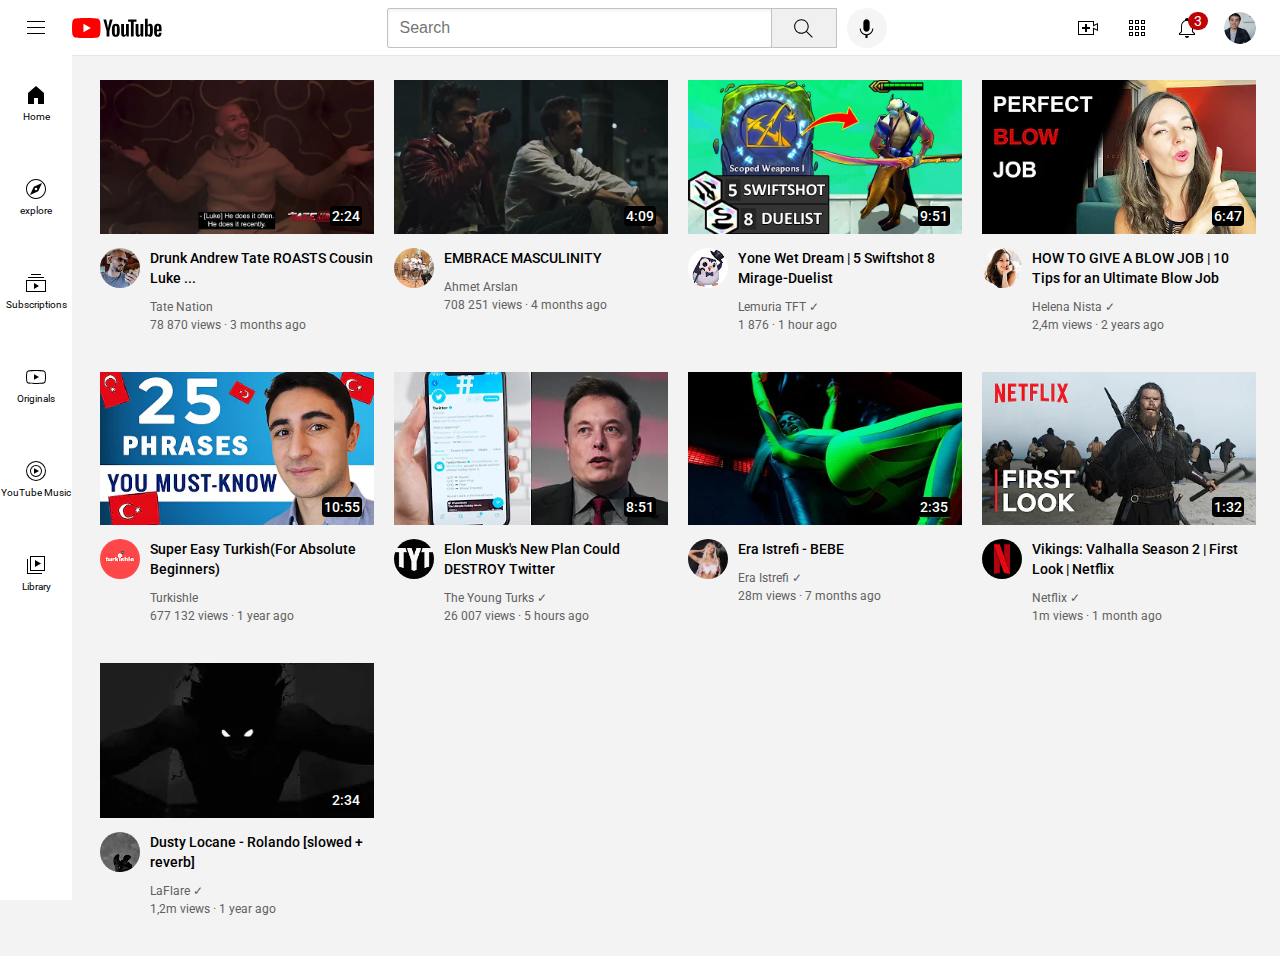
<file: index.html>
<!DOCTYPE html>
<html>
  <head>
    <title>ChalamdorTube</title>
    
    <link rel="preconnect" href="https://fonts.googleapis.com">
    <link rel="preconnect" href="https://fonts.gstatic.com" crossorigin>
    <link href="https://fonts.googleapis.com/css2?family=Roboto:wght@300;500;700&display=swap" 
    rel="stylesheet">
    
    <link rel="stylesheet" href="styles/video.css">
    <link rel="stylesheet" href="styles/header.css">
    <link rel="stylesheet" href="styles/general.css">
    <link rel="stylesheet" href="styles/sidebar.css">
  </head>
  <body>
    <header class="header">
      <div class="left-section">
        <img class="hamburger-menu" src="Icons/Hamburger-menu.svg">
        <img class="youtube-logo" src="Icons/youtube-logo.svg">
      </div>
      <div class="middle-section">
        <input class="search-bar" type="text" placeholder="Search">
        <button class="search-button">
          <img class="search-icon" src="Icons/search.svg">
        </button>
        <button class="voice-search-button">
          <img class="voice-search-icon" src="Icons/voice-search-icon.svg">
        </button>
      </div>
      <div class="right-section">
        <img class="upload-icon" src="Icons/upload.svg">
        <img class="youtube-apps-icon" src="Icons/youtube-apps.svg">
        <img class="notification-icon" src="Icons/notifications.svg">
        <div class="notification-count">
          3
        </div>
        <img class="current-user-picture" src="Thumbnails/my-channel.jpeg">
      </div>
    </header>
    
    <nav class="sidebar">
      <div class="sidebar-link">
        <img src="Icons/home.svg">
        <div>Home</div>
      </div>
      <div class="sidebar-link">
        <img src="Icons/explore.svg">
        <div>explore</div>
      </div>
      <div class="sidebar-link">
        <img src="Icons/subscriptions.svg">
        <div>Subscriptions</div>
      </div>
      <div class="sidebar-link">
        <img src="Icons/originals.svg">
        <div>Originals</div>
      </div>
      <div class="sidebar-link">
        <img src="Icons/youtube-music.svg">
        <div>YouTube Music</div>
      </div>
      <div class="sidebar-link">
        <img src="Icons/library.svg">
        <div>Library</div>
      </div>
    </nav>
    
    <main>
      <section class="video-grid">
        <div class="video-preview">
          <div class="thumbnail-row">
            <a href="https://www.youtube.com/watch?v=yUFEbQqufKk&t=6s&ab_channel=TateNation">
              <img class="thumbnail" src="Thumbnails\Tate-large-pic.webp">
            </a>
            <div class="video-time">
              2:24
            </div>
          </div>
          <div class="video-info-grid">
            <div class="channel-picture">
              <img class="small-pic" src="Thumbnails/Tate-small-pic.jpg">
            </div>
            <div class="video-info">
              <p class="video-title">
                Drunk Andrew Tate ROASTS Cousin Luke ...
              </p>
              <p class="video-author">
                Tate Nation
              </p>
              <p class="video-stats">
                78 870 views &#183; 3 months ago
              </p>
            </div>
          </div>
        </div>
  
        <div class="video-preview">
          <div class="thumbnail-row">
            <a href="https://www.youtube.com/watch?v=-sXMMftVndc&t=164s&ab_channel=AhmetArslan">
              <img class="thumbnail" src="Thumbnails/Embrace-large-pic.webp">
            </a>
            <div class="video-time">
              4:09
            </div>
          </div>
          <div class="video-info-grid">
            <div class="channel-picture">
              <img class="small-pic" src="Thumbnails/Embrace-small-pic.jpg">
            </div>
            <div class="video-info">
              <p class="video-title">
                EMBRACE MASCULINITY
              </p>
              <p class="video-author">
                Ahmet Arslan 
              </p>
              <p class="video-stats">
                708 251 views &#183; 4 months ago
              </p>
            </div>
          </div>
        </div>
    
        <div class="video-preview">
          <div class="thumbnail-row">
            <a href="https://www.youtube.com/watch?v=gyqEhgfm5OI&ab_channel=LemuriaTFT">
              <img class="thumbnail" src="Thumbnails\Tft-large-pic.webp">
            </a>
            <div class="video-time">
              9:51
            </div>
          </div>
          <div class="video-info-grid">
            <div class="channel-picture">
              <img class="small-pic" src="Thumbnails/Tft-small-pic.jpg">
            </div>
            <div class="video-info">
              <p class="video-title">
                Yone Wet Dream | 5 Swiftshot 8 Mirage-Duelist
              </p>
              <p class="video-author">
                Lemuria TFT &#10003;
              </p>
              <p class="video-stats">
                1 876 &#183; 1 hour ago
              </p>
            </div>
          </div>
        </div>
    
        <div class="video-preview">
          <div class="thumbnail-row">
            <a href="https://www.youtube.com/watch?v=uVRgu67OU1Q&t=12s&ab_channel=HelenaNista">
              <img class="thumbnail" src="Thumbnails/Blow-large-pic.webp">
            </a>
            <div class="video-time">
              6:47
            </div>
          </div>
          <div class="video-info-grid">
            <div class="channel-picture">
              <img class="small-pic" src="Thumbnails/Blow-small-pic.jpg">
            </div>
            <div class="video-info">
              <p class="video-title">
                HOW TO GIVE A BLOW JOB | 10 Tips for an Ultimate Blow Job
              </p>
              <p class="video-author">
                Helena Nista &#10003;
              </p>
              <p class="video-stats">
                2,4m views &#183; 2 years ago
              </p>
            </div>
          </div>
        </div>
    
        <div class="video-preview">
          <div class="thumbnail-row">
            <a href="https://www.youtube.com/watch?v=_ncZ7-VWd5c&ab_channel=Turkishle">
              <img class="thumbnail" src="Thumbnails\Turk-large-pic.webp">
            </a>
            <div class="video-time">
              10:55
            </div>
          </div>
          <div class="video-info-grid">
            <div class="channel-picture">
              <img class="small-pic" src="Thumbnails/Turk-small-pic.jpg">
            </div>
            <div class="video-info">
              <p class="video-title">
                Super Easy Turkish(For Absolute Beginners)
              </p>
              <p class="video-author">
                Turkishle
              </p>
              <p class="video-stats">
                677 132 views &#183; 1 year ago
              </p>
            </div>
          </div>
        </div>
    
        <div class="video-preview">
          <div class="thumbnail-row">
            <a href="https://www.youtube.com/watch?v=dbzBV8xM1Oc&ab_channel=TheYoungTurks">
              <img class="thumbnail" src="Thumbnails/Elon-large-pic.webp">
            </a>
            <div class="video-time">
              8:51
            </div>
          </div>
          <div class="video-info-grid">
            <div class="channel-picture">
              <img class="small-pic" src="Thumbnails/Elon-small-pic.jpg">
            </div>
            <div class="video-info">
              <p class="video-title">
                Elon Musk's New Plan Could DESTROY Twitter
              </p>
              <p class="video-author">
                The Young Turks &#10003;
              </p>
              <p class="video-stats">
                26 007 views &#183; 5 hours ago
              </p>
            </div>
          </div>
        </div>

        <div class="video-preview">
          <div class="thumbnail-row">
            <a href="https://www.youtube.com/watch?v=nC8hOBTIOqE&ab_channel=EraIstrefi">
              <img class="thumbnail" src="Thumbnails/Era-large-pic.webp">
            </a>
            <div class="video-time">
              2:35
            </div>
          </div>
          <div class="video-info-grid">
            <div class="channel-picture">
              <img class="small-pic" src="Thumbnails/Era-small-pic.jpg">
            </div>
            <div class="video-info">
              <p class="video-title">
                Era Istrefi - BEBE
              </p>
              <p class="video-author">
                Era Istrefi &#10003;
              </p>
              <p class="video-stats">
                28m views &#183; 7 months ago
              </p>
            </div>
          </div>
        </div>

        <div class="video-preview">
          <div class="thumbnail-row">
            <a href="https://www.youtube.com/watch?v=MqXpBgSer24&ab_channel=Netflix">
              <img class="thumbnail" src="Thumbnails/Netflix-large-pic.webp">
            </a>
            <div class="video-time">
              1:32
            </div>
          </div>
          <div class="video-info-grid">
            <div class="channel-picture">
              <img class="small-pic" src="Thumbnails/Netflix-small-pic.jpg">
            </div>
            <div class="video-info">
              <p class="video-title">
                Vikings: Valhalla Season 2 | First Look | Netflix
              </p>
              <p class="video-author">
                Netflix &#10003;
              </p>
              <p class="video-stats">
                1m views &#183; 1 month ago
              </p>
            </div>
          </div>
        </div>

        <div class="video-preview">
          <div class="thumbnail-row">
            <a href="https://www.youtube.com/watch?v=fYAGZJ2UET4&ab_channel=LaFlare">
              <img class="thumbnail" src="Thumbnails/Rolando-large-pic.webp">
            </a>
            <div class="video-time">
              2:34
            </div>
          </div>
          <div class="video-info-grid">
            <div class="channel-picture">
              <img class="small-pic" src="Thumbnails/Rolando-small-pic.jpg">
            </div>
            <div class="video-info">
              <p class="video-title">
                Dusty Locane - Rolando [slowed + reverb]
              </p>
              <p class="video-author">
                LaFlare &#10003;
              </p>
              <p class="video-stats">
                1,2m views &#183; 1 year ago
              </p>
            </div>
          </div>
        </div>
      </section>
    </main>
  </body>
</html>
</file>
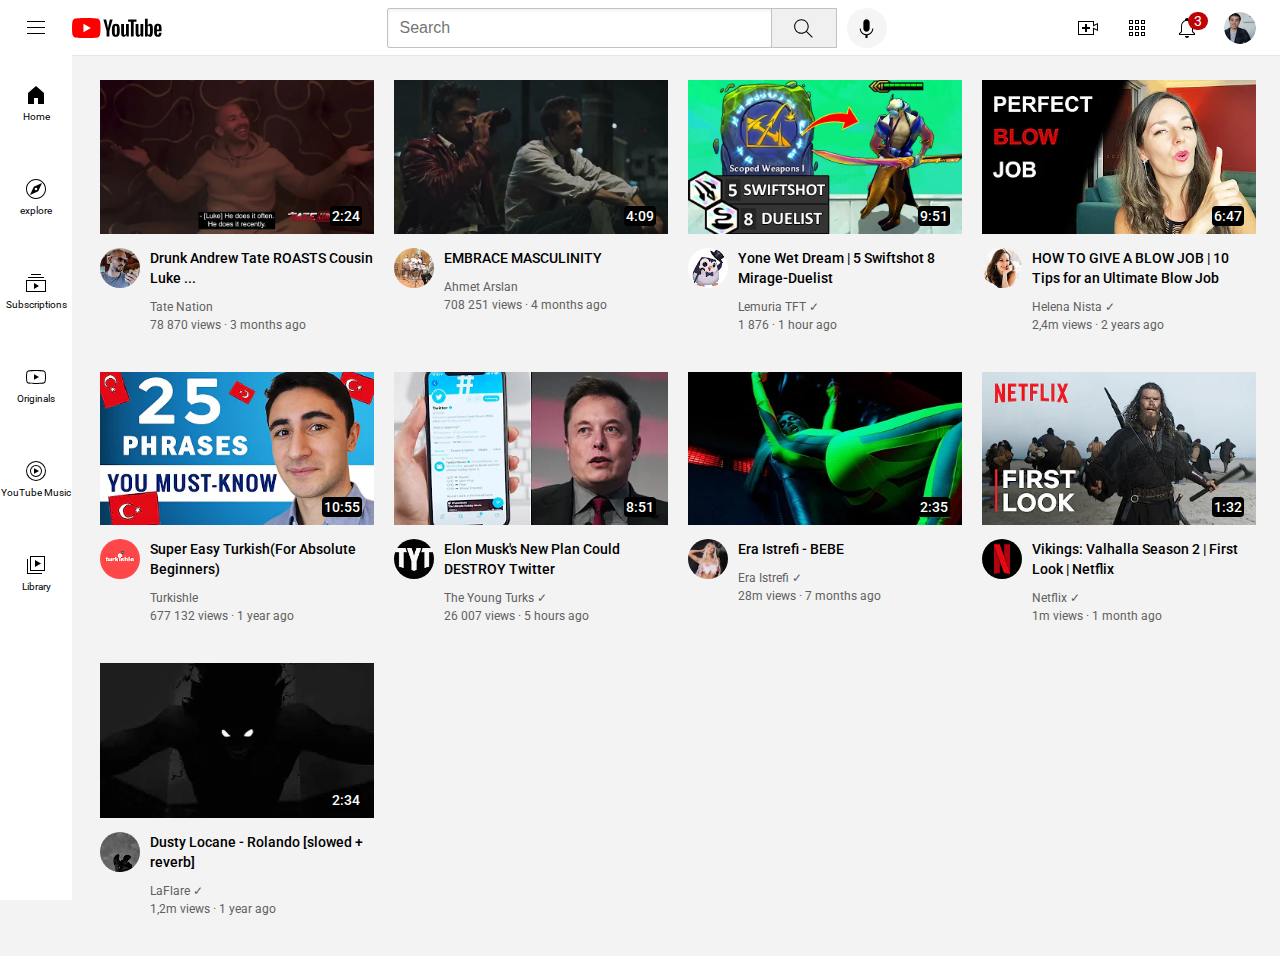
<file: Chalamdortube.html>
<!DOCTYPE html>
<html>
  <head>
    <title>ChalamdorTube</title>
    
    <link rel="preconnect" href="https://fonts.googleapis.com">
    <link rel="preconnect" href="https://fonts.gstatic.com" crossorigin>
    <link href="https://fonts.googleapis.com/css2?family=Roboto:wght@300;500;700&display=swap" 
    rel="stylesheet">
    
    <link rel="stylesheet" href="styles/video.css">
    <link rel="stylesheet" href="styles/header.css">
    <link rel="stylesheet" href="styles/general.css">
    <link rel="stylesheet" href="styles/sidebar.css">
  </head>
  <body>
    <header class="header">
      <div class="left-section">
        <img class="hamburger-menu" src="Icons/Hamburger-menu.svg">
        <img class="youtube-logo" src="Icons/youtube-logo.svg">
      </div>
      <div class="middle-section">
        <input class="search-bar" type="text" placeholder="Search">
        <button class="search-button">
          <img class="search-icon" src="Icons/search.svg">
        </button>
        <button class="voice-search-button">
          <img class="voice-search-icon" src="Icons/voice-search-icon.svg">
        </button>
      </div>
      <div class="right-section">
        <img class="upload-icon" src="Icons/upload.svg">
        <img class="youtube-apps-icon" src="Icons/youtube-apps.svg">
        <img class="notification-icon" src="Icons/notifications.svg">
        <div class="notification-count">
          3
        </div>
        <img class="current-user-picture" src="Thumbnails/my-channel.jpeg">
      </div>
    </header>
    
    <nav class="sidebar">
      <div class="sidebar-link">
        <img src="Icons/home.svg">
        <div>Home</div>
      </div>
      <div class="sidebar-link">
        <img src="Icons/explore.svg">
        <div>explore</div>
      </div>
      <div class="sidebar-link">
        <img src="Icons/subscriptions.svg">
        <div>Subscriptions</div>
      </div>
      <div class="sidebar-link">
        <img src="Icons/originals.svg">
        <div>Originals</div>
      </div>
      <div class="sidebar-link">
        <img src="Icons/youtube-music.svg">
        <div>YouTube Music</div>
      </div>
      <div class="sidebar-link">
        <img src="Icons/library.svg">
        <div>Library</div>
      </div>
    </nav>
    
    <main>
      <section class="video-grid">
        <div class="video-preview">
          <div class="thumbnail-row">
            <a href="https://www.youtube.com/watch?v=yUFEbQqufKk&t=6s&ab_channel=TateNation">
              <img class="thumbnail" src="Thumbnails\Tate-large-pic.webp">
            </a>
            <div class="video-time">
              2:24
            </div>
          </div>
          <div class="video-info-grid">
            <div class="channel-picture">
              <img class="small-pic" src="Thumbnails/Tate-small-pic.jpg">
            </div>
            <div class="video-info">
              <p class="video-title">
                Drunk Andrew Tate ROASTS Cousin Luke ...
              </p>
              <p class="video-author">
                Tate Nation
              </p>
              <p class="video-stats">
                78 870 views &#183; 3 months ago
              </p>
            </div>
          </div>
        </div>
  
        <div class="video-preview">
          <div class="thumbnail-row">
            <a href="https://www.youtube.com/watch?v=-sXMMftVndc&t=164s&ab_channel=AhmetArslan">
              <img class="thumbnail" src="Thumbnails/Embrace-large-pic.webp">
            </a>
            <div class="video-time">
              4:09
            </div>
          </div>
          <div class="video-info-grid">
            <div class="channel-picture">
              <img class="small-pic" src="Thumbnails/Embrace-small-pic.jpg">
            </div>
            <div class="video-info">
              <p class="video-title">
                EMBRACE MASCULINITY
              </p>
              <p class="video-author">
                Ahmet Arslan 
              </p>
              <p class="video-stats">
                708 251 views &#183; 4 months ago
              </p>
            </div>
          </div>
        </div>
    
        <div class="video-preview">
          <div class="thumbnail-row">
            <a href="https://www.youtube.com/watch?v=gyqEhgfm5OI&ab_channel=LemuriaTFT">
              <img class="thumbnail" src="Thumbnails\Tft-large-pic.webp">
            </a>
            <div class="video-time">
              9:51
            </div>
          </div>
          <div class="video-info-grid">
            <div class="channel-picture">
              <img class="small-pic" src="Thumbnails/Tft-small-pic.jpg">
            </div>
            <div class="video-info">
              <p class="video-title">
                Yone Wet Dream | 5 Swiftshot 8 Mirage-Duelist
              </p>
              <p class="video-author">
                Lemuria TFT &#10003;
              </p>
              <p class="video-stats">
                1 876 &#183; 1 hour ago
              </p>
            </div>
          </div>
        </div>
    
        <div class="video-preview">
          <div class="thumbnail-row">
            <a href="https://www.youtube.com/watch?v=uVRgu67OU1Q&t=12s&ab_channel=HelenaNista">
              <img class="thumbnail" src="Thumbnails/Blow-large-pic.webp">
            </a>
            <div class="video-time">
              6:47
            </div>
          </div>
          <div class="video-info-grid">
            <div class="channel-picture">
              <img class="small-pic" src="Thumbnails/Blow-small-pic.jpg">
            </div>
            <div class="video-info">
              <p class="video-title">
                HOW TO GIVE A BLOW JOB | 10 Tips for an Ultimate Blow Job
              </p>
              <p class="video-author">
                Helena Nista &#10003;
              </p>
              <p class="video-stats">
                2,4m views &#183; 2 years ago
              </p>
            </div>
          </div>
        </div>
    
        <div class="video-preview">
          <div class="thumbnail-row">
            <a href="https://www.youtube.com/watch?v=_ncZ7-VWd5c&ab_channel=Turkishle">
              <img class="thumbnail" src="Thumbnails\Turk-large-pic.webp">
            </a>
            <div class="video-time">
              10:55
            </div>
          </div>
          <div class="video-info-grid">
            <div class="channel-picture">
              <img class="small-pic" src="Thumbnails/Turk-small-pic.jpg">
            </div>
            <div class="video-info">
              <p class="video-title">
                Super Easy Turkish(For Absolute Beginners)
              </p>
              <p class="video-author">
                Turkishle
              </p>
              <p class="video-stats">
                677 132 views &#183; 1 year ago
              </p>
            </div>
          </div>
        </div>
    
        <div class="video-preview">
          <div class="thumbnail-row">
            <a href="https://www.youtube.com/watch?v=dbzBV8xM1Oc&ab_channel=TheYoungTurks">
              <img class="thumbnail" src="Thumbnails/Elon-large-pic.webp">
            </a>
            <div class="video-time">
              8:51
            </div>
          </div>
          <div class="video-info-grid">
            <div class="channel-picture">
              <img class="small-pic" src="Thumbnails/Elon-small-pic.jpg">
            </div>
            <div class="video-info">
              <p class="video-title">
                Elon Musk's New Plan Could DESTROY Twitter
              </p>
              <p class="video-author">
                The Young Turks &#10003;
              </p>
              <p class="video-stats">
                26 007 views &#183; 5 hours ago
              </p>
            </div>
          </div>
        </div>

        <div class="video-preview">
          <div class="thumbnail-row">
            <a href="https://www.youtube.com/watch?v=nC8hOBTIOqE&ab_channel=EraIstrefi">
              <img class="thumbnail" src="Thumbnails/Era-large-pic.webp">
            </a>
            <div class="video-time">
              2:35
            </div>
          </div>
          <div class="video-info-grid">
            <div class="channel-picture">
              <img class="small-pic" src="Thumbnails/Era-small-pic.jpg">
            </div>
            <div class="video-info">
              <p class="video-title">
                Era Istrefi - BEBE
              </p>
              <p class="video-author">
                Era Istrefi &#10003;
              </p>
              <p class="video-stats">
                28m views &#183; 7 months ago
              </p>
            </div>
          </div>
        </div>

        <div class="video-preview">
          <div class="thumbnail-row">
            <a href="https://www.youtube.com/watch?v=MqXpBgSer24&ab_channel=Netflix">
              <img class="thumbnail" src="Thumbnails/Netflix-large-pic.webp">
            </a>
            <div class="video-time">
              1:32
            </div>
          </div>
          <div class="video-info-grid">
            <div class="channel-picture">
              <img class="small-pic" src="Thumbnails/Netflix-small-pic.jpg">
            </div>
            <div class="video-info">
              <p class="video-title">
                Vikings: Valhalla Season 2 | First Look | Netflix
              </p>
              <p class="video-author">
                Netflix &#10003;
              </p>
              <p class="video-stats">
                1m views &#183; 1 month ago
              </p>
            </div>
          </div>
        </div>

        <div class="video-preview">
          <div class="thumbnail-row">
            <a href="https://www.youtube.com/watch?v=fYAGZJ2UET4&ab_channel=LaFlare">
              <img class="thumbnail" src="Thumbnails/Rolando-large-pic.webp">
            </a>
            <div class="video-time">
              2:34
            </div>
          </div>
          <div class="video-info-grid">
            <div class="channel-picture">
              <img class="small-pic" src="Thumbnails/Rolando-small-pic.jpg">
            </div>
            <div class="video-info">
              <p class="video-title">
                Dusty Locane - Rolando [slowed + reverb]
              </p>
              <p class="video-author">
                LaFlare &#10003;
              </p>
              <p class="video-stats">
                1,2m views &#183; 1 year ago
              </p>
            </div>
          </div>
        </div>
      </section>
    </main>
  </body>
</html>
</file>
<file: styles/video.css>
.video-grid {
  display: grid;
  column-gap: 20px;
  row-gap: 40px;
}

@media (max-width: 750px) {
  .video-grid {
    grid-template-columns: 1fr 1fr;
  }
}

@media (min-width: 751px) and (max-width: 1249px) {
  .video-grid {
    grid-template-columns: 1fr 1fr 1fr;
  }
}

@media (min-width: 1250px) {
  .video-grid {
    grid-template-columns: 1fr 1fr 1fr 1fr;
  }
}

.thumbnail {
  width: 100%;
}

.video-title {
  margin-bottom: 12px;
  font-size: 14px;
  font-weight: 500;
  line-height: 20px;
}

.video-author,
.video-stats {
  font-size: 12px;
  color: rgb(96, 96, 96);
}

.video-author {
  margin-bottom: 4px;
}

.video-info-grid {
  display: grid;
  grid-template-columns: 50px 1fr;
}

.thumbnail-row {
  margin-bottom: 10px;
  position: relative;
}

.small-pic {
  width: 40px;
  border-radius: 50px;
}

.video-time {
  font-size: 14px;
  font-weight: 500;
  padding: 2px;
  border-radius: 4px;
  background-color: black;
  color: white;
  position: absolute;
  bottom: 12px;
  right: 12px;
}
</file>
<file: styles/header.css>
.header {
  background-color: white;
  height: 55px;
  display: flex;
  flex-direction: row;
  justify-content: space-between;
  position: fixed;
  top: 0;
  left: 0;
  right: 0;
  border-bottom-width: 1px;
  border-bottom-style: solid;
  border-color: rgb(231, 231, 231);
  z-index: 2;
}

.left-section {
  display: flex;
  align-items: center;
}

.hamburger-menu {
  margin-left: 24px;
  margin-right: 24px;
  height: 24px;
}

.youtube-logo {
  height: 20px;
}

.middle-section {
  flex: 1;
  margin-left: 70px;
  margin-right: 35px;
  max-width: 500px;
  display: flex;
  align-items: center;
}

.search-bar {
  flex: 1;
  height: 36px; 
  padding-left: 12px;
  font-size: 16px;
  border-radius: 2px;
  border: 1px solid rgb(194, 194, 194);
  box-shadow: inset 1px 2px 3px rgba(0, 0, 0, 0.05);
  width: 0;
}

.search-bar::placeholder {
  font-size: 16px;
}

.search-button {
  height: 40px;
  width: 66px;
  background-color: rgb(240, 240, 240);
  border-width: 1px;
  border-style: solid;
  border-color: rgb(194, 194, 194);
  margin-left: -1px;
  margin-right: 10px;
}

.search-icon {
  height: 25px;
  margin-top: 4px;
}

.voice-search-button {
  height: 40px;
  width: 40px;
  border-radius: 20px;
  border: none;
  background-color: rgb(245, 245, 245);
}

.voice-search-icon {
  height: 25px;
  margin-top: 4px;
}

.right-section {
  width: 180px;
  margin-right: 24px;
  display: flex;
  align-items: center;
  justify-content: space-between;
  flex-shrink: 0;
  position: relative;
}

.upload-icon {
  height: 24px;
}

.youtube-apps-icon {
  height: 24px;
}

.notification-icon {
  height: 24px;
}

.notification-count {
  font-size: 14px;
  background-color: rgb(189, 3, 3);
  color: white;
  position: absolute;
  padding-left: 6px;
  padding-right: 6px;
  padding-bottom: 1px;
  padding-top: 1px;
  border-radius: 20px;
  right: 48px;
  top: 12px;
}

.current-user-picture {
  height: 32px;
  border-radius: 16px;
}
</file>
<file: styles/general.css>
p {
  margin-top: 0px;
  margin-bottom: 0px;
}

body {
  font-family: Roboto, Arial;
  margin: 0;
  padding-top: 80px;
  padding-left: 100px;
  padding-bottom: 40px;
  padding-right: 24px;
  background-color: rgb(243, 243, 243);
}
</file>
<file: styles/sidebar.css>
.sidebar {
  position: fixed;
  left: 0;
  bottom: 0;
  top: 55px;
  width: 72px;
  background-color: white;
  z-index: 20;
}

.sidebar-link {
  height: 94px;
  display: flex;
  justify-content: center;
  align-items: center;
  flex-direction: column;
}

.sidebar-link:hover {
  background-color: rgb(233, 233, 233);
  cursor: pointer;
}

.sidebar-link img {
  height: 24px;
  margin-bottom: 4px;
}

.sidebar-link div {
  font-size: 10px;
}
</file>
